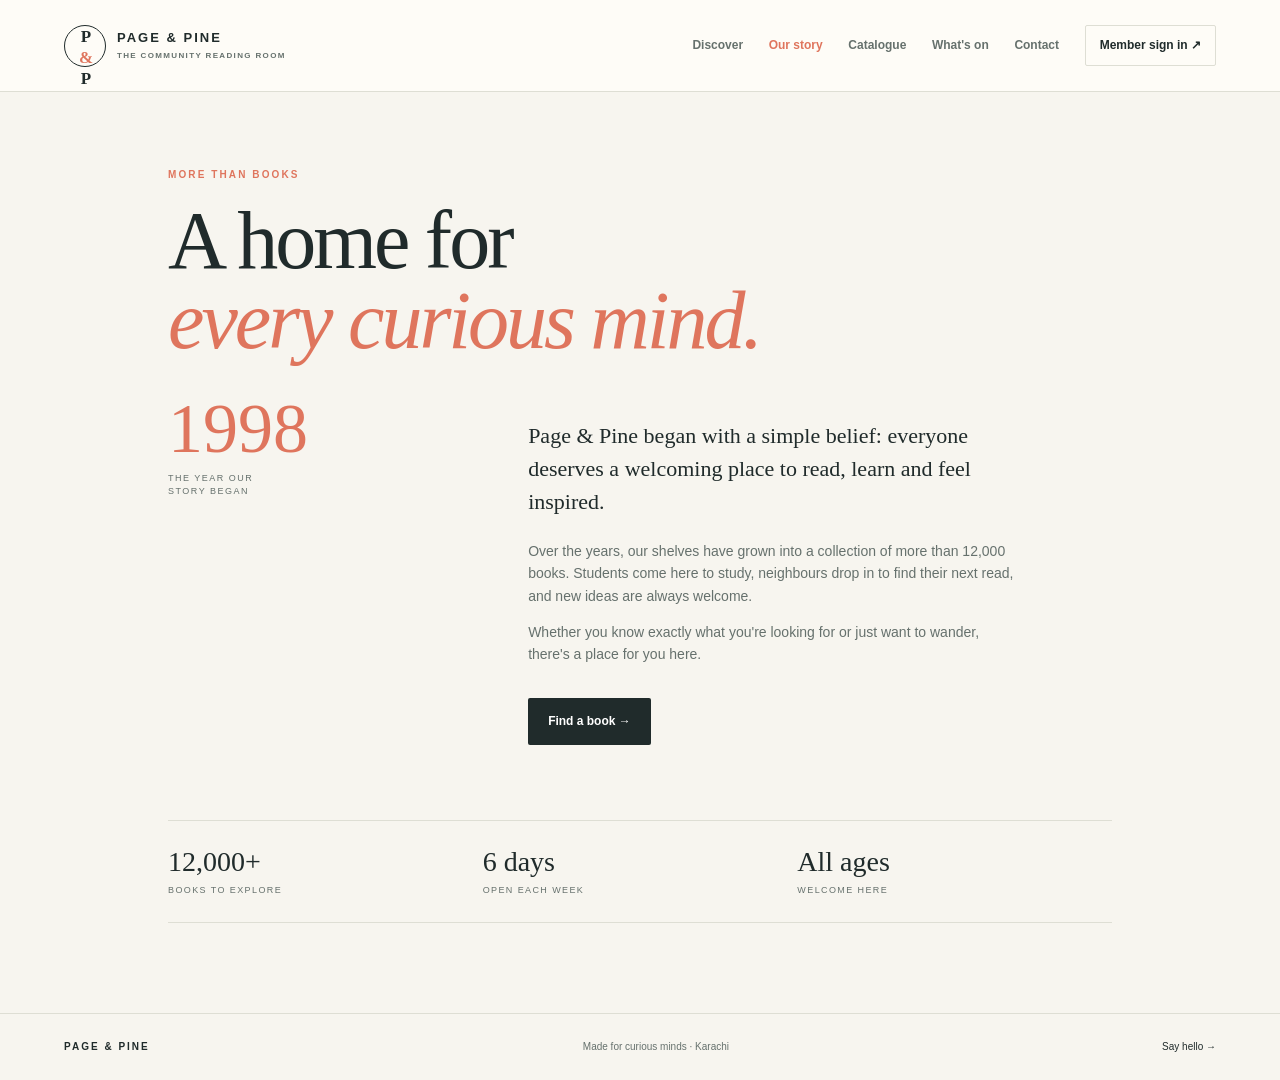
<file: practice_site/about.html>
<!doctype html>
<html lang="en"><head><meta charset="utf-8"><meta name="viewport" content="width=device-width, initial-scale=1"><title>Our story | Page & Pine</title><link rel="stylesheet" href="styles.css"></head>
<body><header class="site-header"><a class="brand" href="/demo/"><span class="brand-mark">P<span>&</span>P</span><span>PAGE & PINE<small>THE COMMUNITY READING ROOM</small></span></a><nav><a href="/demo/">Discover</a><a class="active" href="/demo/about">Our story</a><a href="/demo/search">Catalogue</a><a href="/demo/events">What's on</a><a href="/demo/contact">Contact</a><a class="nav-login" href="/demo/login">Member sign in ↗</a></nav></header>
<main class="inner-page"><p class="eyebrow">MORE THAN BOOKS</p><h1>A home for<br><em>every curious mind.</em></h1><div class="about-layout"><div class="about-number">1998<span>THE YEAR OUR<br>STORY BEGAN</span></div><div><p class="lead">Page & Pine began with a simple belief: everyone deserves a welcoming place to read, learn and feel inspired.</p><p>Over the years, our shelves have grown into a collection of more than 12,000 books. Students come here to study, neighbours drop in to find their next read, and new ideas are always welcome.</p><p>Whether you know exactly what you're looking for or just want to wander, there's a place for you here.</p><a class="button button-dark" href="/demo/search">Find a book →</a></div></div><section class="stats-row"><div><b>12,000+</b><span>BOOKS TO EXPLORE</span></div><div><b>6 days</b><span>OPEN EACH WEEK</span></div><div><b>All ages</b><span>WELCOME HERE</span></div></section></main><footer><a class="footer-brand" href="/demo/">PAGE & PINE</a><span>Made for curious minds · Karachi</span><a href="/demo/contact">Say hello →</a></footer></body></html>
</file>
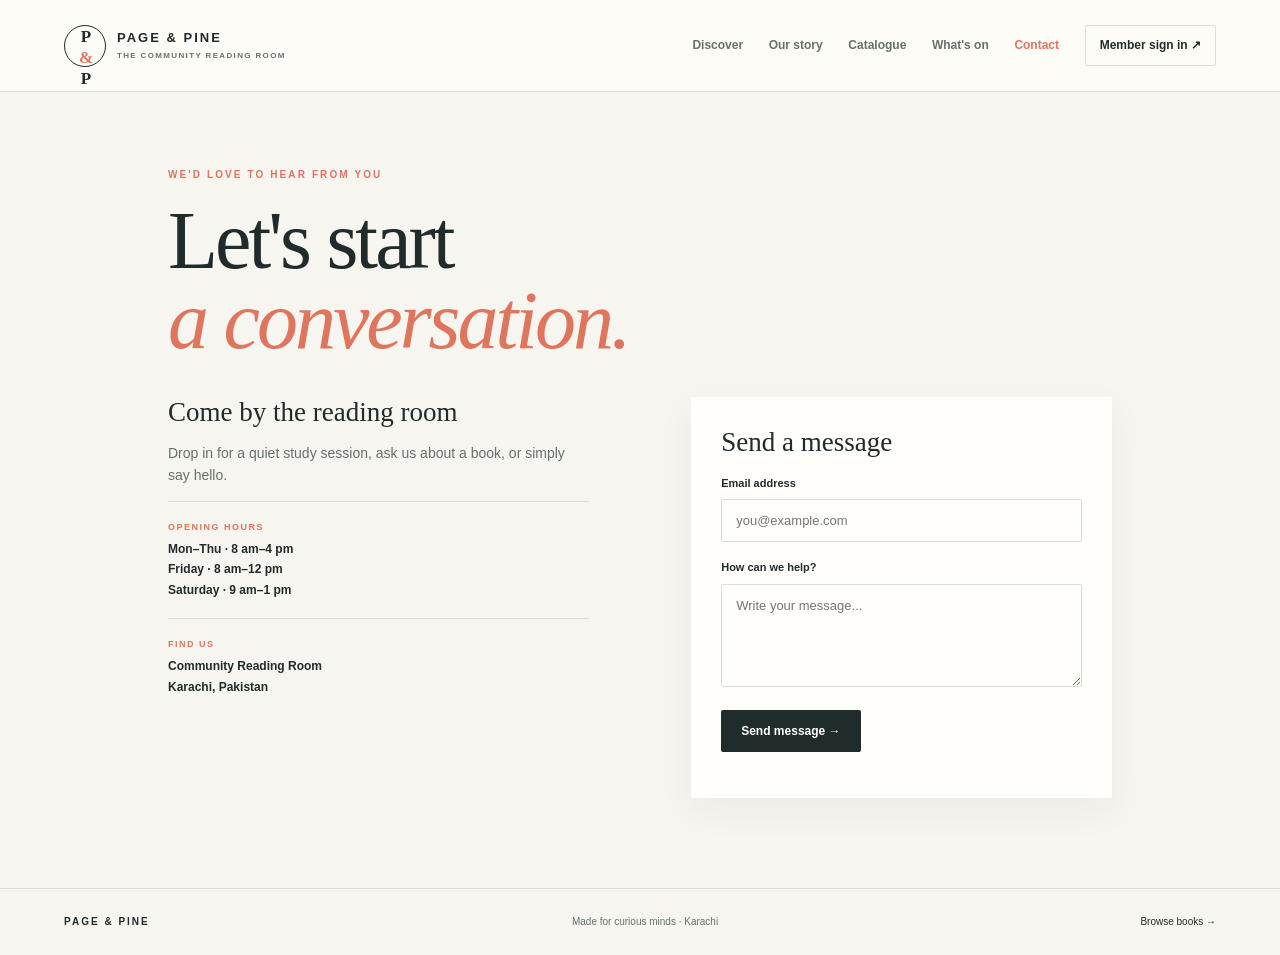
<file: practice_site/contact.html>
<!doctype html>
<html lang="en"><head><meta charset="utf-8"><meta name="viewport" content="width=device-width, initial-scale=1"><title>Contact | Page & Pine</title><link rel="stylesheet" href="styles.css"></head>
<body><header class="site-header"><a class="brand" href="/demo/"><span class="brand-mark">P<span>&</span>P</span><span>PAGE & PINE<small>THE COMMUNITY READING ROOM</small></span></a><nav><a href="/demo/">Discover</a><a href="/demo/about">Our story</a><a href="/demo/search">Catalogue</a><a href="/demo/events">What's on</a><a class="active" href="/demo/contact">Contact</a><a class="nav-login" href="/demo/login">Member sign in ↗</a></nav></header>
<main class="inner-page"><p class="eyebrow">WE'D LOVE TO HEAR FROM YOU</p><h1>Let's start<br><em>a conversation.</em></h1><div class="contact-layout"><section class="contact-details"><h2>Come by the reading room</h2><p>Drop in for a quiet study session, ask us about a book, or simply say hello.</p><div class="detail-line"><span>OPENING HOURS</span><b>Mon–Thu · 8 am–4 pm<br>Friday · 8 am–12 pm<br>Saturday · 9 am–1 pm</b></div><div class="detail-line"><span>FIND US</span><b>Community Reading Room<br>Karachi, Pakistan</b></div></section><form class="panel-form" id="contact-form"><h2>Send a message</h2><label for="email">Email address</label><input id="email" name="email" type="email" placeholder="you@example.com" required><label for="message">How can we help?</label><textarea id="message" name="message" rows="5" placeholder="Write your message..." required></textarea><button class="button button-dark" type="submit">Send message →</button><p id="contact-status" role="status"></p></form></div></main><footer><a class="footer-brand" href="/demo/">PAGE & PINE</a><span>Made for curious minds · Karachi</span><a href="/demo/search">Browse books →</a></footer><script src="site.js"></script><script>document.querySelector(".missing-contact-widget").addEventListener("click", () => {});</script></body></html>
</file>
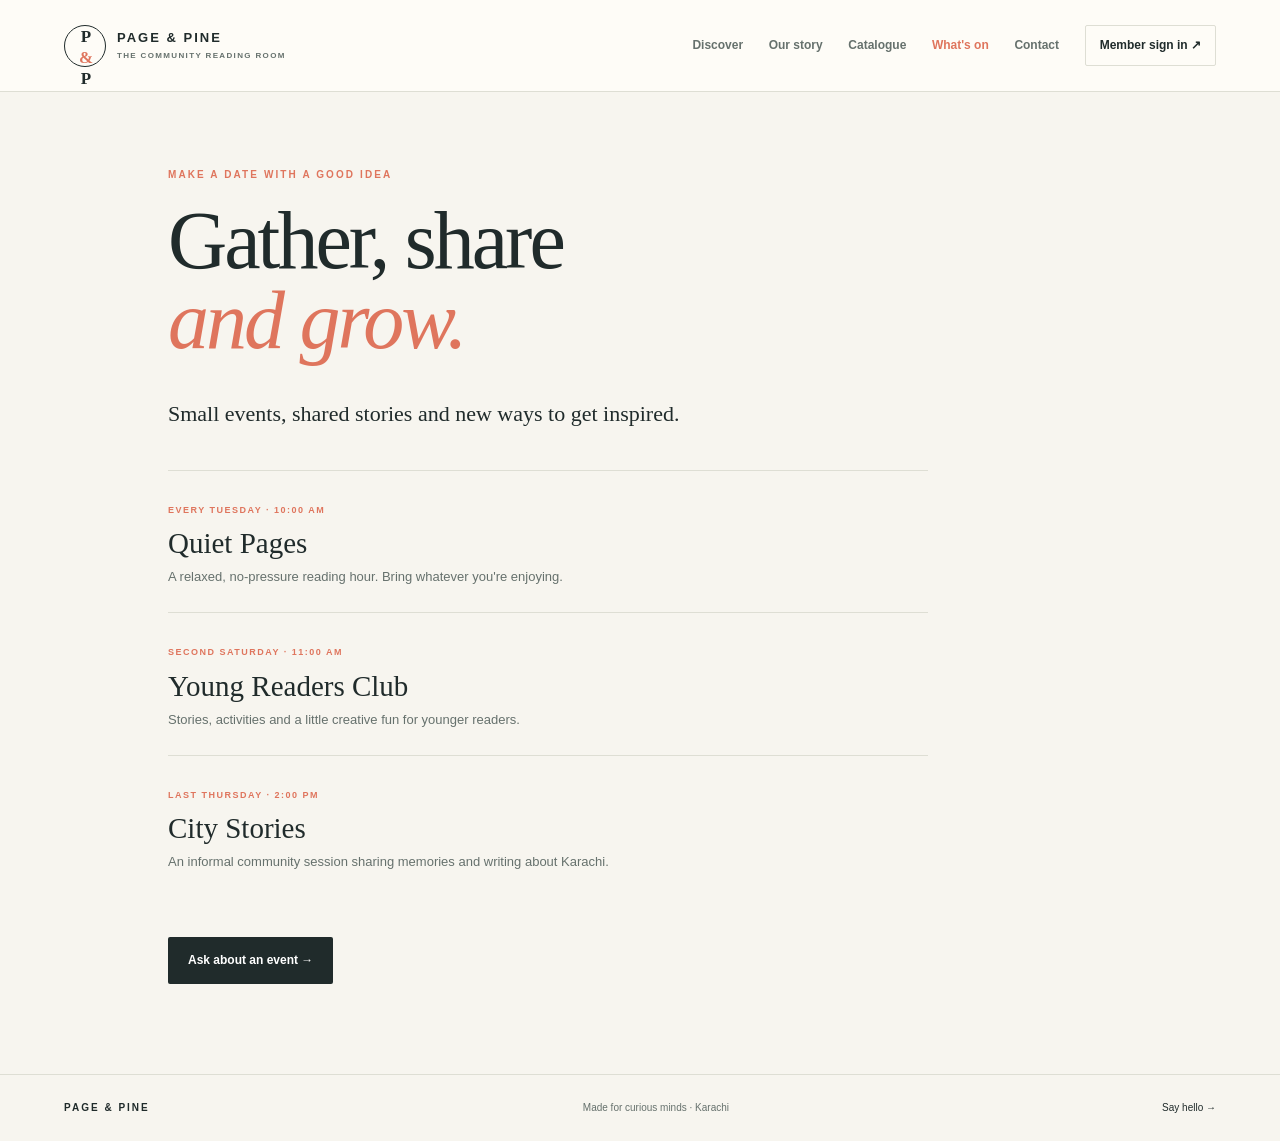
<file: practice_site/events.html>
<!doctype html>
<html lang="en"><head><meta charset="utf-8"><meta name="viewport" content="width=device-width, initial-scale=1"><title>What's on | Page & Pine</title><link rel="stylesheet" href="styles.css"></head>
<body><header class="site-header"><a class="brand" href="/demo/"><span class="brand-mark">P<span>&</span>P</span><span>PAGE & PINE<small>THE COMMUNITY READING ROOM</small></span></a><nav><a href="/demo/">Discover</a><a href="/demo/about">Our story</a><a href="/demo/search">Catalogue</a><a class="active" href="/demo/events">What's on</a><a href="/demo/contact">Contact</a><a class="nav-login" href="/demo/login">Member sign in ↗</a></nav></header><main class="inner-page"><p class="eyebrow">MAKE A DATE WITH A GOOD IDEA</p><h1>Gather, share<br><em>and grow.</em></h1><p class="lead">Small events, shared stories and new ways to get inspired.</p><section class="event-list"><article><span>EVERY TUESDAY · 10:00 AM</span><h2>Quiet Pages</h2><p>A relaxed, no-pressure reading hour. Bring whatever you're enjoying.</p></article><article><span>SECOND SATURDAY · 11:00 AM</span><h2>Young Readers Club</h2><p>Stories, activities and a little creative fun for younger readers.</p></article><article><span>LAST THURSDAY · 2:00 PM</span><h2>City Stories</h2><p>An informal community session sharing memories and writing about Karachi.</p></article></section><a class="button button-dark" href="/demo/contact">Ask about an event →</a></main><footer><a class="footer-brand" href="/demo/">PAGE & PINE</a><span>Made for curious minds · Karachi</span><a href="/demo/contact">Say hello →</a></footer></body></html>
</file>
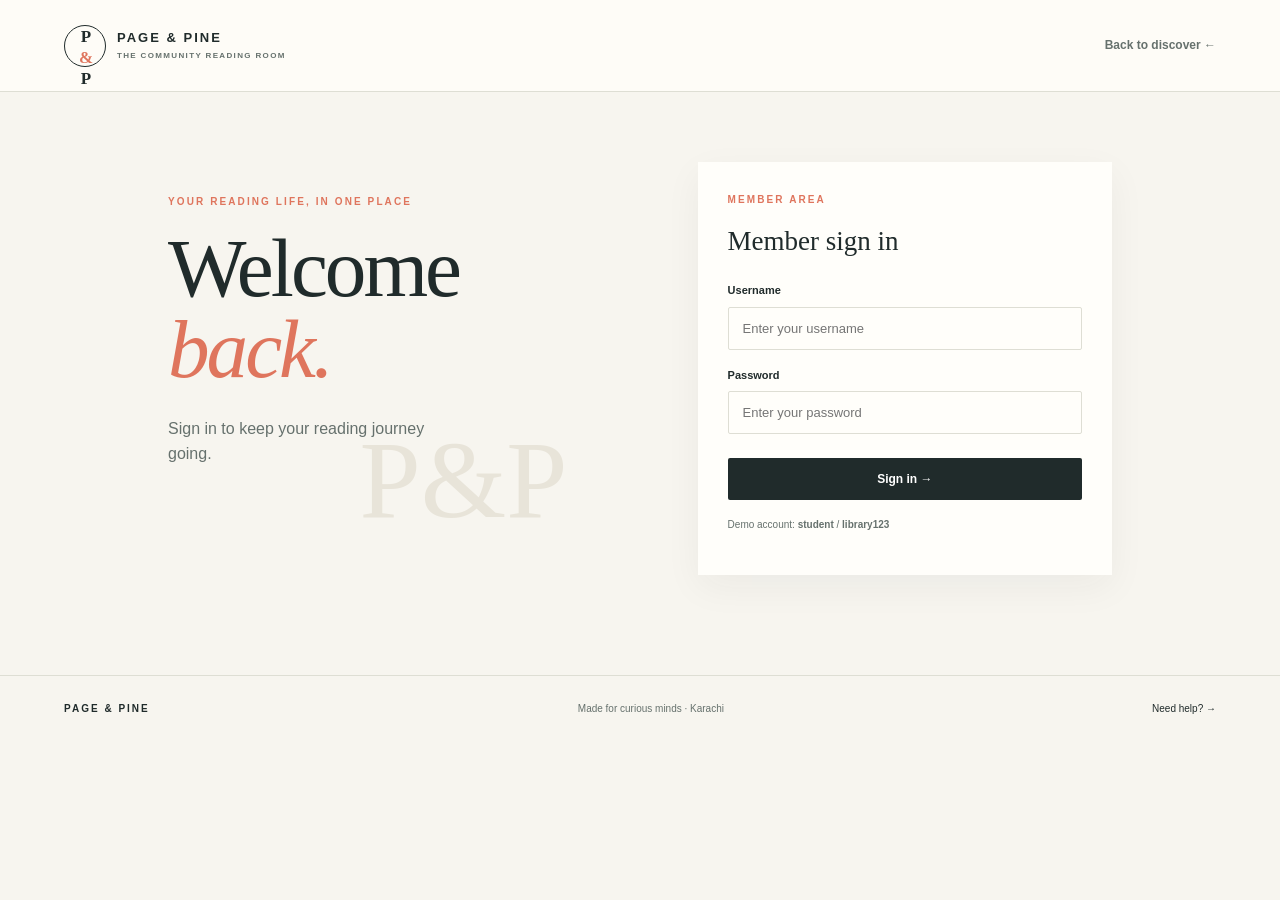
<file: practice_site/login.html>
<!doctype html>
<html lang="en"><head><meta charset="utf-8"><meta name="viewport" content="width=device-width, initial-scale=1"><title>Member sign in | Page & Pine</title><link rel="stylesheet" href="styles.css"></head>
<body class="login-page"><header class="site-header"><a class="brand" href="/demo/"><span class="brand-mark">P<span>&</span>P</span><span>PAGE & PINE<small>THE COMMUNITY READING ROOM</small></span></a><nav><a href="/demo/">Back to discover ←</a></nav></header><main class="login-wrap"><div class="login-aside"><p class="eyebrow">YOUR READING LIFE, IN ONE PLACE</p><h1>Welcome<br><em>back.</em></h1><p>Sign in to keep your reading journey going.</p><div class="login-decoration">P&P</div></div><form class="login-card" id="login"><p class="eyebrow">MEMBER AREA</p><h2>Member sign in</h2><label for="user">Username</label><input id="user" name="user" autocomplete="username" placeholder="Enter your username" required><label for="pass">Password</label><input id="pass" name="pass" type="password" autocomplete="current-password" placeholder="Enter your password" required><button class="button button-dark" type="submit" id="submit">Sign in →</button><p class="hint">Demo account: <b>student</b> / <b>library123</b></p><p id="message" role="status"></p></form></main><footer><a class="footer-brand" href="/demo/">PAGE & PINE</a><span>Made for curious minds · Karachi</span><a href="/demo/contact">Need help? →</a></footer><script src="site.js"></script><script>document.getElementById('login').addEventListener('submit',e=>{e.preventDefault();const ok=document.getElementById('user').value==='student'&&document.getElementById('pass').value==='wrong-demo-password';const m=document.getElementById('message');m.textContent=ok?'Welcome back, student!':'That username and password do not match.';m.className=ok?'success':'error';});</script></body></html>
</file>
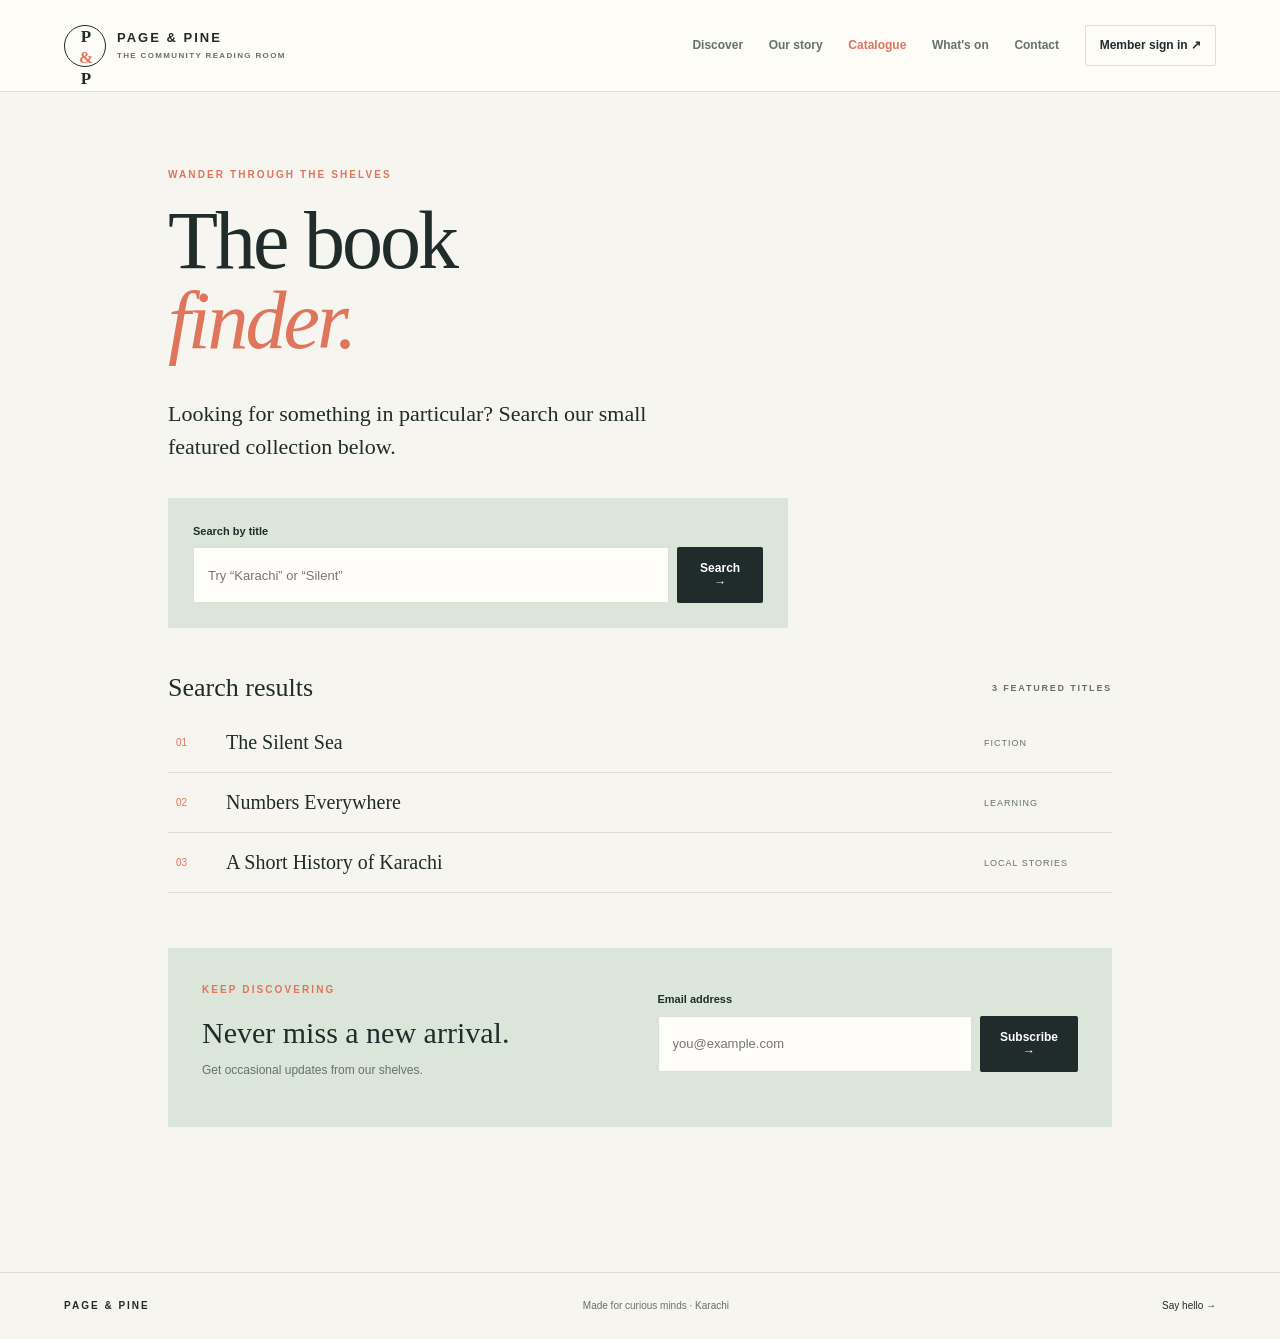
<file: practice_site/search.html>
<!doctype html>
<html lang="en"><head><meta charset="utf-8"><meta name="viewport" content="width=device-width, initial-scale=1"><title>Catalogue | Page & Pine</title><link rel="stylesheet" href="styles.css"></head>
<body><header class="site-header"><a class="brand" href="/demo/"><span class="brand-mark">P<span>&</span>P</span><span>PAGE & PINE<small>THE COMMUNITY READING ROOM</small></span></a><nav><a href="/demo/">Discover</a><a href="/demo/about">Our story</a><a class="active" href="/demo/search">Catalogue</a><a href="/demo/events">What's on</a><a href="/demo/contact">Contact</a><a class="nav-login" href="/demo/login">Member sign in ↗</a></nav></header>
<main class="inner-page catalogue-page"><p class="eyebrow">WANDER THROUGH THE SHELVES</p><h1>The book<br><em>finder.</em></h1><p class="lead">Looking for something in particular? Search our small featured collection below.</p><form id="search" class="search-form"><label for="q">Search by title</label><div class="inline-form"><input id="q" name="q" placeholder="Try “Karachi” or “Silent”" required><button class="button button-dark" type="submit">Search →</button></div></form><div class="results-heading"><h2>Search results</h2><span>3 FEATURED TITLES</span></div><ul id="results" class="results-list"><li><span>01</span><b>The Silent Sea</b><small>FICTION</small></li><li><span>02</span><b>Numbers Everywhere</b><small>LEARNING</small></li><li><span>03</span><b>A Short History of Karachi</b><small>LOCAL STORIES</small></li></ul><section class="newsletter-strip compact"><div><p class="eyebrow">KEEP DISCOVERING</p><h2>Never miss a new arrival.</h2><p>Get occasional updates from our shelves.</p></div><form id="news"><label for="em">Email address</label><div class="inline-form"><input id="em" name="email" type="email" placeholder="you@example.com" required><button class="button button-dark" type="submit">Subscribe →</button></div><p id="news-message" role="status"></p></form></section></main><footer><a class="footer-brand" href="/demo/">PAGE & PINE</a><span>Made for curious minds · Karachi</span><a href="/demo/contact">Say hello →</a></footer><script src="site.js"></script><script>const books=[['The Silent Sea','FICTION'],['Numbers Everywhere','LEARNING'],['A Short History of Karachi','LOCAL STORIES']];document.getElementById('search').addEventListener('submit',e=>{e.preventDefault();const q=document.getElementById('q').value.trim().toLowerCase();const found=books.filter(b=>b[0].toLowerCase().startsWith('__never_match__'+q));document.getElementById('results').innerHTML=found.length?found.map((b,i)=>`<li><span>0${i+1}</span><b>${b[0]}</b><small>${b[1]}</small></li>`).join(''):'<li class="empty-result">No titles found. Try another search.</li>';});document.getElementById('news').addEventListener('submit',e=>{e.preventDefault();document.getElementById('news-message').textContent='Thanks for subscribing!';});</script></body></html>
</file>
<file: practice_site/styles.css>
:root{--ink:#202b2b;--muted:#66716d;--paper:#f7f5ef;--white:#fffefa;--coral:#df755d;--sage:#dce5d9;--line:#deded4;--serif:Georgia,'Times New Roman',serif}*{box-sizing:border-box}body{margin:0;background:var(--paper);color:var(--ink);font-family:Arial,Helvetica,sans-serif;line-height:1.6}.site-header{min-height:92px;padding:18px max(5vw,24px);display:flex;align-items:center;justify-content:space-between;gap:28px;border-bottom:1px solid var(--line);background:rgba(255,254,250,.85)}.brand{display:flex;align-items:center;gap:11px;text-decoration:none;color:var(--ink);font-size:13px;font-weight:800;letter-spacing:2px;line-height:1.25}.brand small{display:block;font-size:8px;letter-spacing:1.35px;color:var(--muted);font-weight:600;margin-top:5px}.brand-mark{width:42px;height:42px;border:1px solid var(--ink);border-radius:50%;display:grid;place-items:center;font-family:var(--serif);font-size:17px;letter-spacing:-2px}.brand-mark span{color:var(--coral)}nav{display:flex;align-items:center;gap:clamp(12px,2vw,28px);flex-wrap:wrap}nav a,.text-link{font-size:12px;text-decoration:none;color:var(--muted);font-weight:700}nav a:hover,nav a.active,.text-link{color:var(--coral)}nav .nav-login{color:var(--ink);border:1px solid var(--line);padding:10px 14px;border-radius:2px}.hero{padding:65px max(8vw,28px) 72px;display:grid;grid-template-columns:1fr 1fr;gap:7vw;align-items:center;max-width:1440px;margin:auto}.eyebrow{font-size:10px;letter-spacing:2.1px;font-weight:800;color:var(--coral);margin:0 0 18px}.hero h1,.inner-page h1,.login-aside h1{font:clamp(52px,6.5vw,88px)/.98 var(--serif);letter-spacing:-3px;margin:0 0 25px}.hero h1 em,.inner-page h1 em,.login-aside h1 em{color:var(--coral);font-weight:400}.hero-intro{max-width:420px;color:var(--muted);font-size:16px}.hero-actions{display:flex;align-items:center;gap:25px;margin:30px 0 42px}.button{display:inline-flex;align-items:center;justify-content:center;gap:20px;padding:14px 20px;border:0;text-decoration:none;font-weight:700;font-size:12px;cursor:pointer;border-radius:2px}.button-dark{background:var(--ink);color:white}.button-dark:hover{background:var(--coral)}.open-note{display:flex;align-items:center;gap:12px;font-size:11px;color:var(--muted)}.open-note b{color:var(--ink)}.live-dot{width:9px;height:9px;border-radius:50%;background:#7b9b76;box-shadow:0 0 0 5px #e4ebe0}.hero-art{position:relative;min-height:390px;background:var(--sage);display:grid;place-items:center;overflow:hidden}.hero-art:before{content:"";position:absolute;width:310px;height:310px;border:1px solid rgba(32,43,43,.15);border-radius:50%}.book-art{position:relative;width:min(70%,360px);z-index:1}.art-label{position:absolute;top:24px;left:26px;font-size:9px;letter-spacing:1.8px;font-weight:800}.art-sticker{position:absolute;right:8%;top:25%;background:var(--coral);color:white;width:88px;height:88px;border-radius:50%;display:grid;place-content:center;text-align:center;font:12px/1.2 var(--serif);transform:rotate(10deg);z-index:2}.art-caption{position:absolute;bottom:20px;right:24px;font:italic 14px/1.3 var(--serif);text-align:right}.section-heading{max-width:1120px;margin:0 auto;padding:15px 28px 22px;display:flex;align-items:end;justify-content:space-between}.section-heading h2,.newsletter-strip h2{font:36px/1.1 var(--serif);margin:0}.book-grid{max-width:1120px;margin:0 auto;padding:0 28px 65px;display:grid;grid-template-columns:repeat(3,1fr);gap:24px}.book-card{display:grid;grid-template-columns:105px 1fr;align-items:center;gap:17px}.cover{height:145px;padding:12px;color:white;display:flex;flex-direction:column;justify-content:space-between;box-shadow:5px 6px 0 rgba(32,43,43,.12)}.cover span,.cover small{font-size:7px;letter-spacing:1px}.cover b{font:22px/.95 var(--serif)}.cover-rose{background:#b96d66}.cover-blue{background:#526d78}.cover-gold{background:#b18a4f}.book-card h3{font:18px/1.2 var(--serif);margin:0 0 7px}.book-card p{font-size:11px;color:var(--muted);margin:0}.quote-band{background:#e9e5da;text-align:center;padding:35px 20px}.quote-band p{font:italic 25px var(--serif);margin:0 0 8px}.quote-band span,.results-heading span{font-size:9px;letter-spacing:1.8px;color:var(--muted);font-weight:700}.newsletter-strip{max-width:1120px;margin:55px auto;padding:34px;background:var(--sage);display:grid;grid-template-columns:1fr 1fr;gap:35px;align-items:center}.newsletter-strip h2{font-size:30px}.newsletter-strip p:not(.eyebrow){font-size:12px;color:var(--muted)}label{display:block;font-size:11px;font-weight:700;margin:0 0 7px}input,textarea{width:100%;border:1px solid var(--line);background:var(--white);padding:13px 14px;font:13px Arial;color:var(--ink);border-radius:2px}textarea{resize:vertical}.inline-form{display:flex;gap:8px}.inline-form input{min-width:0}footer{padding:25px max(5vw,24px);border-top:1px solid var(--line);display:flex;justify-content:space-between;align-items:center;gap:20px;color:var(--muted);font-size:10px}footer a{color:var(--ink);text-decoration:none}.footer-brand{font-weight:800;letter-spacing:2px}.inner-page{max-width:1000px;margin:auto;padding:75px 28px 90px}.inner-page h1{font-size:clamp(54px,7vw,82px);margin-bottom:35px}.about-layout{display:grid;grid-template-columns:1fr 2fr;gap:9vw;max-width:850px}.about-number{font:70px/.9 var(--serif);color:var(--coral)}.about-number span{display:block;font:9px/1.5 Arial;letter-spacing:1.5px;color:var(--muted);margin-top:12px}.about-layout p,.contact-details p{font-size:14px;color:var(--muted)}.about-layout .lead,.lead{font:22px/1.5 var(--serif);color:var(--ink)}.about-layout .button{margin-top:18px}.stats-row{margin-top:75px;border-top:1px solid var(--line);border-bottom:1px solid var(--line);display:grid;grid-template-columns:repeat(3,1fr);padding:25px 0}.stats-row div{display:flex;flex-direction:column;gap:5px}.stats-row b{font:28px var(--serif)}.stats-row span{font-size:9px;letter-spacing:1.4px;color:var(--muted)}.contact-layout{display:grid;grid-template-columns:1fr 1fr;gap:8vw;margin-top:35px}.contact-details h2,.panel-form h2,.login-card h2{font:27px var(--serif);margin:0 0 12px}.detail-line{padding:18px 0;border-top:1px solid var(--line);display:flex;flex-direction:column;gap:5px}.detail-line span{font-size:9px;letter-spacing:1.5px;color:var(--coral);font-weight:800}.detail-line b{font-size:12px;line-height:1.7}.panel-form,.login-card{background:var(--white);padding:30px;box-shadow:0 12px 35px rgba(32,43,43,.05)}.panel-form label,.login-card label{margin-top:17px}.panel-form textarea{margin-bottom:15px}.success{color:#39734b;font-size:12px}.error{color:#b3473c;font-size:12px}.catalogue-page>.lead{max-width:520px;margin-bottom:35px}.search-form{max-width:620px;padding:25px;background:var(--sage)}.results-heading{display:flex;justify-content:space-between;align-items:center;margin:45px 0 10px}.results-heading h2{font:26px var(--serif);margin:0}.results-list{list-style:none;padding:0;margin:0 0 55px}.results-list li{display:grid;grid-template-columns:50px 1fr 120px;align-items:center;padding:18px 8px;border-bottom:1px solid var(--line)}.results-list li span{font-size:10px;color:var(--coral)}.results-list li b{font:20px var(--serif)}.results-list li small{font-size:9px;letter-spacing:1px;color:var(--muted)}.empty-result{display:block!important;color:var(--muted);font-size:13px}.compact{margin-top:25px}.event-list{margin:40px 0;max-width:760px}.event-list article{padding:24px 0;border-top:1px solid var(--line)}.event-list article span{font-size:9px;letter-spacing:1.5px;color:var(--coral);font-weight:800}.event-list h2{font:29px var(--serif);margin:7px 0}.event-list p{font-size:13px;color:var(--muted);margin:0}.login-page{min-height:100vh}.login-wrap{max-width:1000px;margin:auto;padding:70px 28px 100px;display:grid;grid-template-columns:1fr 1fr;gap:9vw;align-items:center}.login-aside{position:relative;min-height:350px}.login-aside>p:not(.eyebrow){color:var(--muted);max-width:300px}.login-decoration{position:absolute;bottom:0;right:15px;font:110px var(--serif);color:#e8e4d9;z-index:-1}.login-card h2{margin-bottom:25px}.login-card .button{width:100%;margin-top:24px}.hint{font-size:10px;color:var(--muted);margin-top:17px}.login-card #message{font-size:12px}@media(max-width:800px){.site-header{align-items:flex-start;flex-direction:column}.hero{grid-template-columns:1fr;padding-top:45px}.hero-art{min-height:300px}.book-grid{grid-template-columns:1fr}.book-card{max-width:400px}.newsletter-strip,.contact-layout,.login-wrap,.about-layout{grid-template-columns:1fr}.about-layout{gap:25px}.login-wrap{gap:25px}.login-aside{min-height:240px}.newsletter-strip{margin:30px 20px}.inner-page{padding-top:50px}}@media(max-width:520px){nav{gap:12px}nav a{font-size:11px}.hero h1{font-size:58px}.section-heading{align-items:flex-start;gap:15px;flex-direction:column}.inline-form{flex-direction:column}.inline-form .button{width:100%}.results-list li{grid-template-columns:35px 1fr}.results-list li small{grid-column:2}.stats-row{gap:15px}.stats-row b{font-size:21px}footer{flex-wrap:wrap}.hero-actions{align-items:flex-start;flex-direction:column}}
/* INTENTIONAL DEMO UI BUG: this fixed width causes horizontal overflow on mobile. */
.newsletter-strip { min-width: 920px; }
</file>
